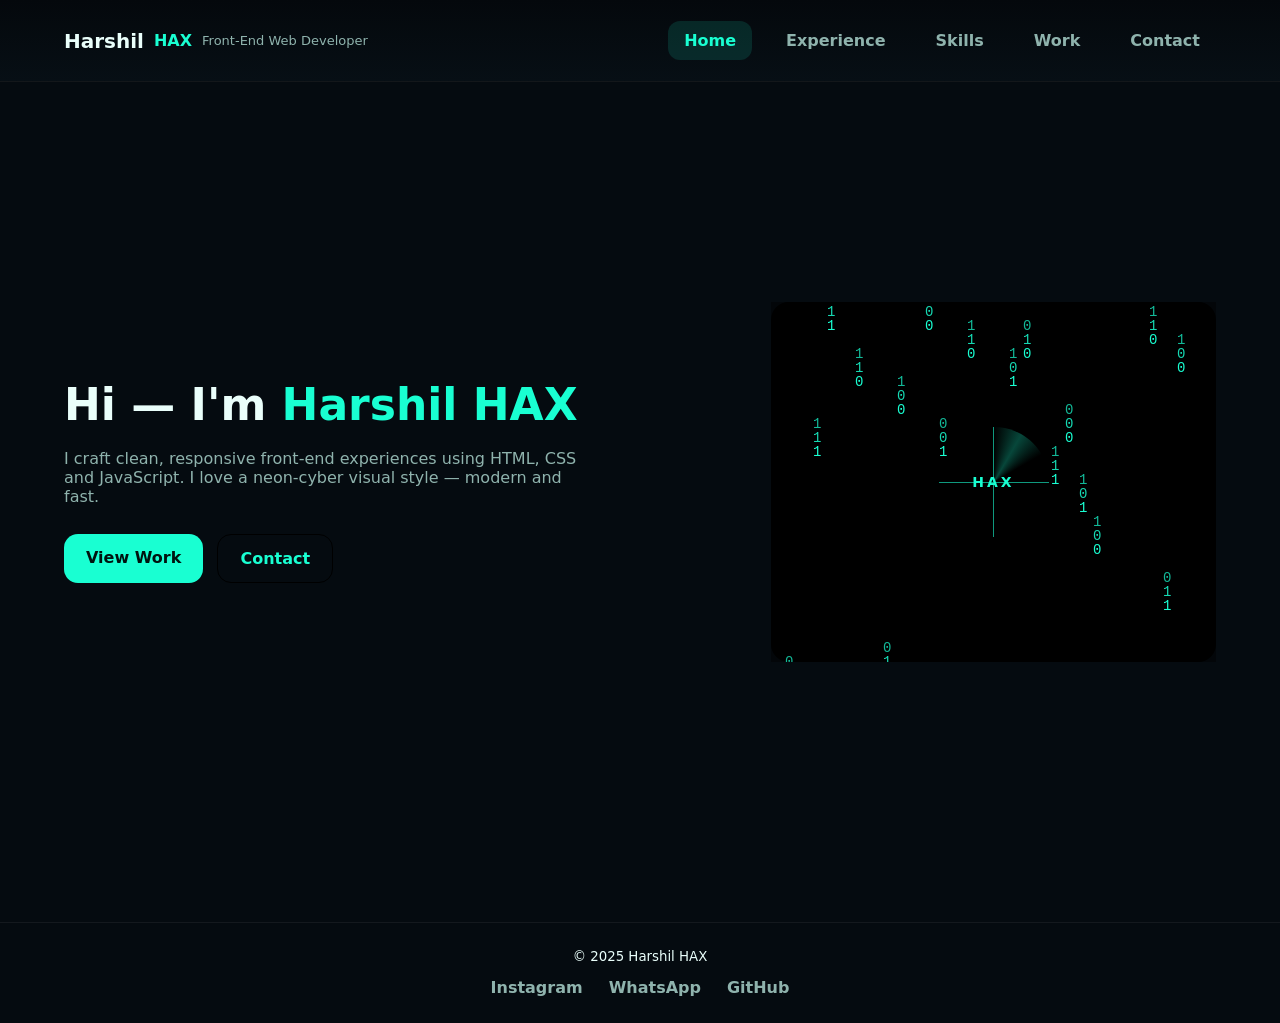
<file: index.html>
<!DOCTYPE html>
<html lang="en">
<head>
  <meta charset="UTF-8" />
  <meta name="viewport" content="width=device-width, initial-scale=1.0" />
  <title>Harshil HAX | Front-End Web Developer</title>

  <!-- CSS -->
  <link rel="stylesheet" href="css/style.css" />


</head>
<body>

  <!-- ================= NAVBAR ================= -->
  <header class="navbar">
    <div class="nav-inner">
      <div class="brand">
        <h1>Harshil</h1>
        <span>HAX</span>
        <small>Front-End Web Developer</small>
      </div>

      <nav class="nav-links">
        <a href="index.html" class="active">Home</a>
        <a href="experience.html">Experience</a>
        <a href="skills.html">Skills</a>
        <a href="work.html">Work</a>
        <a href="contact.html">Contact</a>
      </nav>

      <button class="menu-btn">☰</button>
    </div>
  </header>

  <!-- ================= MOBILE MENU ================= -->
  <div class="mobile-menu">
    <a href="index.html">Home</a>
    <a href="experience.html">Experience</a>
    <a href="skills.html">Skills</a>
    <a href="work.html">Work</a>
    <a href="contact.html">Contact</a>
  </div>

  <!-- ================= HERO ================= -->
  <main class="container">
    <section class="hero">
      <!-- LEFT -->
      <div>
        <h2>Hi — I'm <span>Harshil HAX</span></h2>

        <p>
          I craft clean, responsive front-end experiences using HTML, CSS and
          JavaScript. I love a neon-cyber visual style — modern and fast.
        </p>

        <div class="btns">
          <a href="work.html" class="btn primary">View Work</a>
          <a href="contact.html" class="btn outline">Contact</a>
        </div>
      </div>

      <!-- RIGHT -->
      <div class="matrix-box">
        <!-- Matrix animation is drawn by JS -->

        <!-- HAX SIGNATURE -->
        <div class="hax-scan">
  <span>HAX</span>
</div>



      </div>
    </section>
  </main>

  <!-- ================= FOOTER ================= -->
  <footer class="site-footer">
    <div class="footer-content">
      <small>© 2025 Harshil HAX</small>

      <div class="footer-links">
        <a href="https://www.instagram.com/hax.dev07?igsh=OXBxM2JubGMyOWht" target="_blank">Instagram</a>
      <a href="https://whatsapp.com/channel/0029Vb6aNp13bbV2AABXIw25" target="_blank">WhatsApp</a>
      <a href="https://github.com/haxdev07" target="_blank">GitHub</a>
      </div>
    </div>
  </footer>

  <!-- JS -->
  <script src="js/script.js"></script>
</body>
</html>
</file>
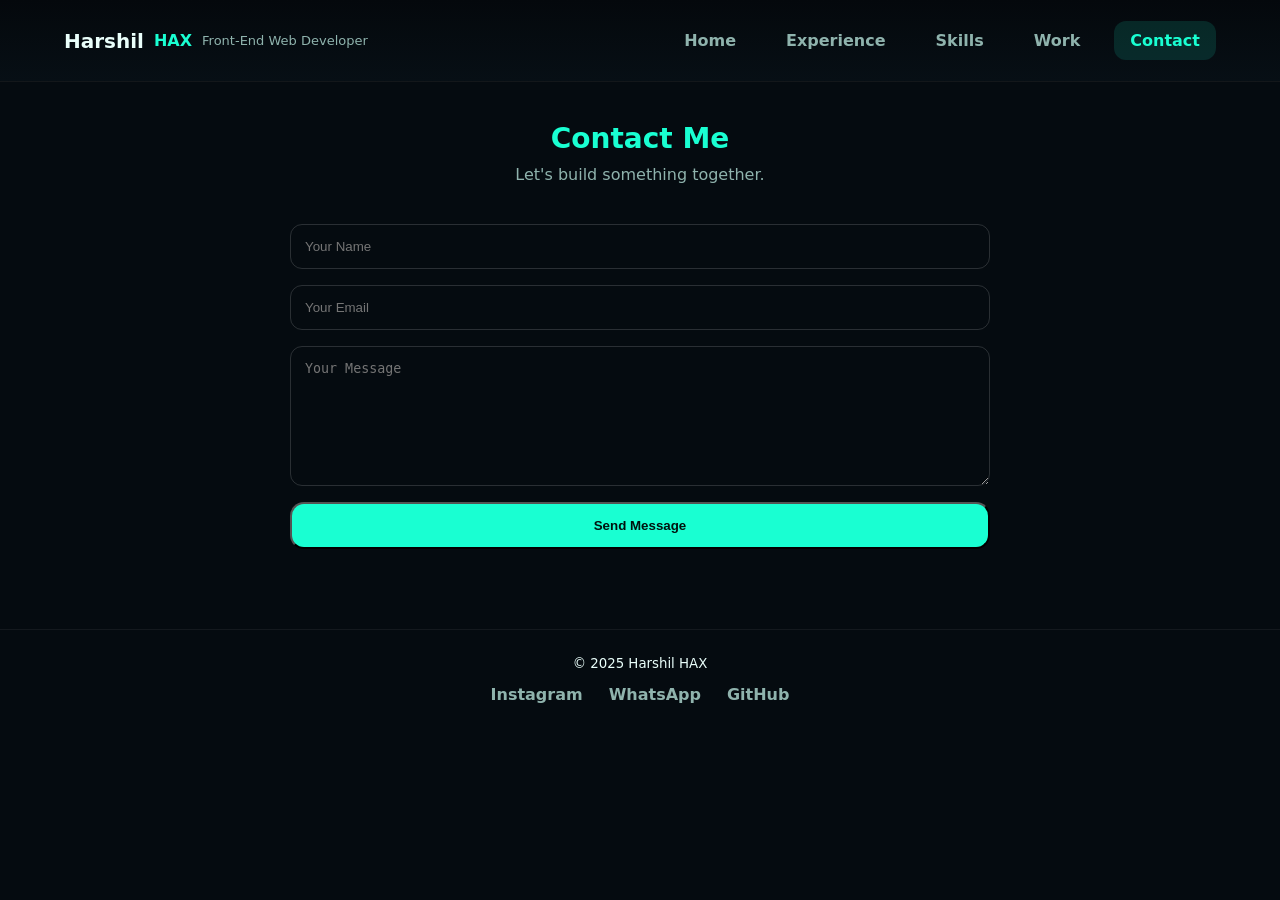
<file: contact.html>
<!DOCTYPE html>
<html lang="en">
<head>
<meta charset="UTF-8">
<meta name="viewport" content="width=device-width,initial-scale=1">
<title>Contact | Harshil HAX</title>
<link rel="stylesheet" href="css/style.css">
</head>
<body>

<header class="navbar">
  <div class="nav-inner">
    <div class="brand">
      <h1>Harshil</h1><span>HAX</span>
      <small>Front-End Web Developer</small>
    </div>
    <nav class="nav-links">
      <a href="index.html">Home</a>
      <a href="experience.html">Experience</a>
      <a href="skills.html">Skills</a>
      <a href="work.html">Work</a>
      <a href="contact.html" class="active">Contact</a>
    </nav>
    <button class="menu-btn">☰</button>
  </div>
</header>

<div class="mobile-menu">
  <a href="index.html">Home</a>
  <a href="experience.html">Experience</a>
  <a href="skills.html">Skills</a>
  <a href="work.html">Work</a>
  <a href="contact.html">Contact</a>
</div>

<main class="container">
  <h2 class="section-title">Contact Me</h2>
  <p class="section-desc">Let's build something together.</p>

  <div id="form-message" style="display:none;max-width:700px;margin:0 auto 20px;padding:14px 20px;border-radius:12px;font-weight:600;text-align:center;"></div>

  <form id="contact-form">
    <input type="text" name="name" placeholder="Your Name" required>
    <input type="email" name="email" placeholder="Your Email" required>
    <textarea name="message" placeholder="Your Message" required></textarea>
    <button class="btn primary" type="submit">Send Message</button>
  </form>
</main>

<footer class="site-footer">
  <div class="footer-content">
    <small>© 2025 Harshil HAX</small>
    <div class="footer-links">
      <a href="https://www.instagram.com/hax.dev07?igsh=OXBxM2JubGMyOWht" target="_blank">Instagram</a>
      <a href="https://whatsapp.com/channel/0029Vb6aNp13bbV2AABXIw25" target="_blank">WhatsApp</a>
      <a href="https://github.com/haxdev07" target="_blank">GitHub</a>
    </div>
  </div>
</footer>

<script src="js/script.js"></script>
<script>
document.getElementById('contact-form').addEventListener('submit', async function(e) {
  e.preventDefault();
  const formData = { name: this.name.value, email: this.email.value, message: this.message.value };
  const msgBox = document.getElementById('form-message');
  const btn = this.querySelector('button');
  btn.textContent = 'Sending...';
  btn.disabled = true;
  try {
    const res = await fetch('https://hax-portfolioo.onrender.com/submit', {
      method: 'POST',
      headers: { 'Content-Type': 'application/json' },
      body: JSON.stringify(formData)
    });
    const data = await res.json();
    if (data.success) {
      msgBox.style.display = 'block';
      msgBox.style.background = 'rgba(25,255,210,0.12)';
      msgBox.style.color = '#19ffd2';
      msgBox.style.border = '1px solid rgba(25,255,210,0.3)';
      msgBox.textContent = 'Message sent! I will get back to you soon.';
      this.reset();
    }
  } catch (err) {
    msgBox.style.display = 'block';
    msgBox.style.background = 'rgba(255,80,80,0.12)';
    msgBox.style.color = '#ff6b6b';
    msgBox.style.border = '1px solid rgba(255,80,80,0.3)';
    msgBox.textContent = 'Oops! Something went wrong. Please try again later or contact me on WhatsApp.';
  }
  btn.textContent = 'Send Message';
  btn.disabled = false;
});
</script>

</body>
</html>
</file>
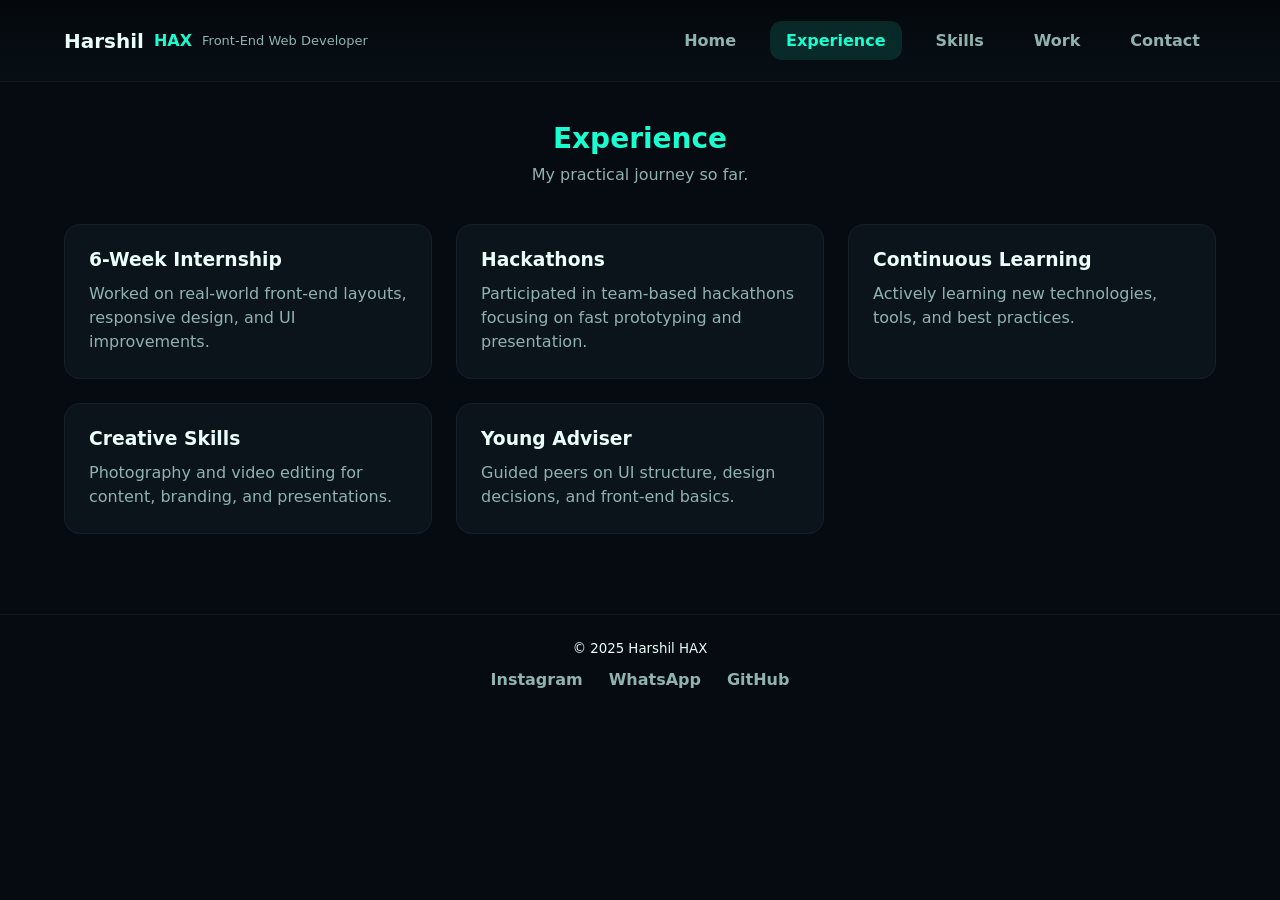
<file: experience.html>
<!DOCTYPE html>
<html lang="en">
<head>
<meta charset="UTF-8">
<meta name="viewport" content="width=device-width,initial-scale=1">
<title>Experience | Harshil HAX</title>
<link rel="stylesheet" href="css/style.css">



</head>
<body>

<header class="navbar">
  <div class="nav-inner">
    <div class="brand">
      <h1>Harshil</h1><span>HAX</span>
      <small>Front-End Web Developer</small>
    </div>

    <nav class="nav-links">
      <a href="index.html">Home</a>
      <a href="experience.html">Experience</a>
      <a href="skills.html">Skills</a>
      <a href="work.html">Work</a>
      <a href="contact.html">Contact</a>
    </nav>

    <button class="menu-btn">☰</button>
  </div>
</header>

<!-- MOBILE MENU -->
<div class="mobile-menu">
  <a href="index.html">Home</a>
  <a href="experience.html">Experience</a>
  <a href="skills.html">Skills</a>
  <a href="work.html">Work</a>
  <a href="contact.html">Contact</a>
</div>


<main class="container">
  <h2 class="section-title">Experience</h2>
  <p class="section-desc">My practical journey so far.</p>

  <div class="grid">
    <div class="card">
      <h3>6-Week Internship</h3>
      <p>Worked on real-world front-end layouts, responsive design, and UI improvements.</p>
    </div>
    <div class="card">
      <h3>Hackathons</h3>
      <p>Participated in team-based hackathons focusing on fast prototyping and presentation.</p>
    </div>
    <div class="card">
      <h3>Continuous Learning</h3>
      <p>Actively learning new technologies, tools, and best practices.</p>
    </div>
    <div class="card">
      <h3>Creative Skills</h3>
      <p>Photography and video editing for content, branding, and presentations.</p>
    </div>
    <div class="card">
      <h3>Young Adviser</h3>
      <p>Guided peers on UI structure, design decisions, and front-end basics.</p>
    </div>
  </div>
</main>

<footer class="site-footer">
  <div class="footer-content">
    <small>© 2025 Harshil HAX</small>

    <div class="footer-links">
      <a href="https://www.instagram.com/hax.dev07?igsh=OXBxM2JubGMyOWht" target="_blank">Instagram</a>
      <a href="https://whatsapp.com/channel/0029Vb6aNp13bbV2AABXIw25" target="_blank">WhatsApp</a>
      <a href="https://github.com/haxdev07" target="_blank">GitHub</a>
    </div>
  </div>
</footer>


<script src="js/script.js"></script>
</body>
</html>
</file>
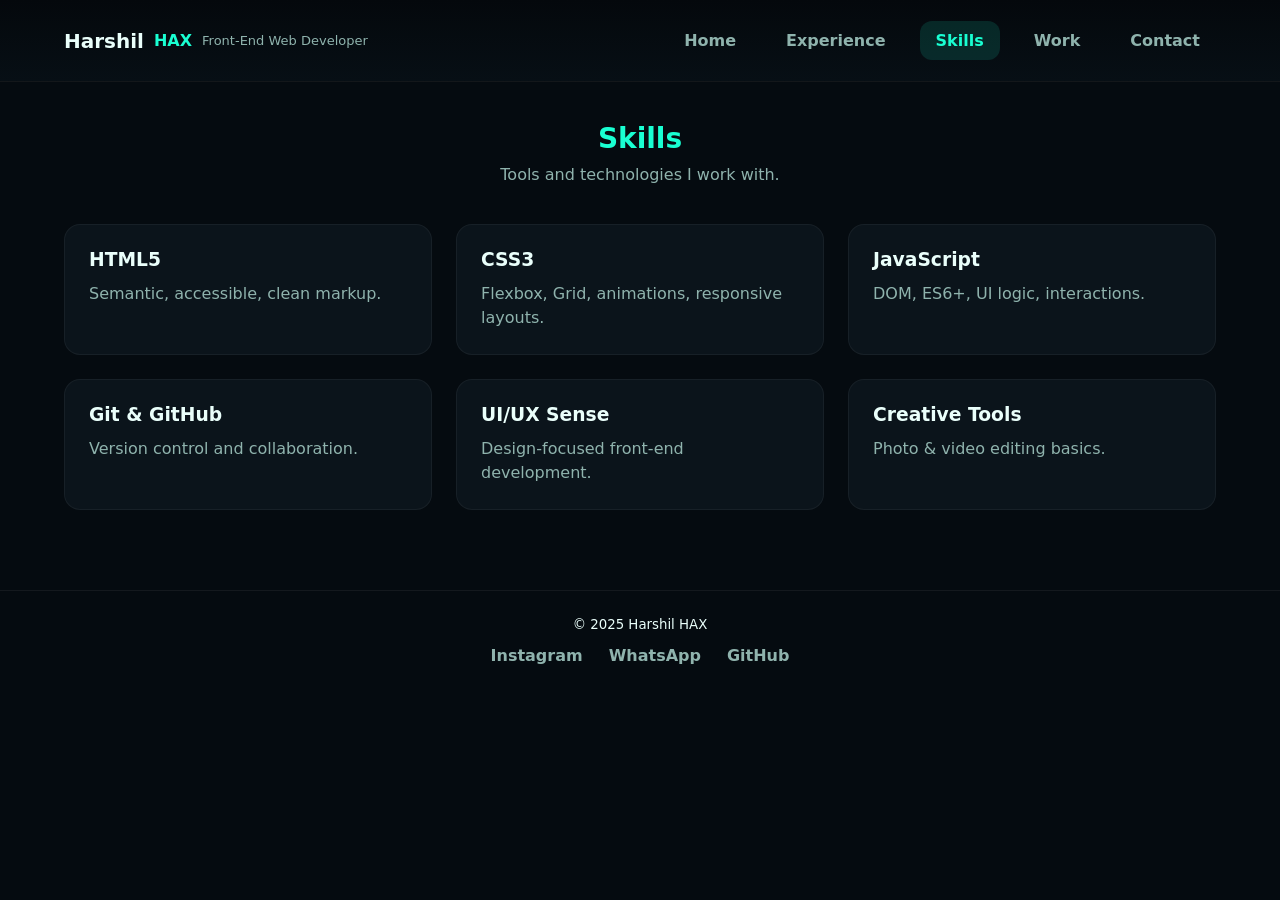
<file: skills.html>
<!DOCTYPE html>
<html lang="en">
<head>
<meta charset="UTF-8">
<meta name="viewport" content="width=device-width,initial-scale=1">
<title>Skills | Harshil HAX</title>
<link rel="stylesheet" href="css/style.css">

</head>
<body>

<header class="navbar">
  <div class="nav-inner">
    <div class="brand">
      <h1>Harshil</h1><span>HAX</span>
      <small>Front-End Web Developer</small>
    </div>

    <nav class="nav-links">
      <a href="index.html">Home</a>
      <a href="experience.html">Experience</a>
      <a href="skills.html">Skills</a>
      <a href="work.html">Work</a>
      <a href="contact.html">Contact</a>
    </nav>

    <button class="menu-btn">☰</button>
  </div>
</header>

<!-- MOBILE MENU -->
<div class="mobile-menu">
  <a href="index.html">Home</a>
  <a href="experience.html">Experience</a>
  <a href="skills.html">Skills</a>
  <a href="work.html">Work</a>
  <a href="contact.html">Contact</a>
</div>


<main class="container">
  <h2 class="section-title">Skills</h2>
  <p class="section-desc">Tools and technologies I work with.</p>

  <div class="grid">
    <div class="card"><h3>HTML5</h3><p>Semantic, accessible, clean markup.</p></div>
    <div class="card"><h3>CSS3</h3><p>Flexbox, Grid, animations, responsive layouts.</p></div>
    <div class="card"><h3>JavaScript</h3><p>DOM, ES6+, UI logic, interactions.</p></div>
    <div class="card"><h3>Git & GitHub</h3><p>Version control and collaboration.</p></div>
    <div class="card"><h3>UI/UX Sense</h3><p>Design-focused front-end development.</p></div>
    <div class="card"><h3>Creative Tools</h3><p>Photo & video editing basics.</p></div>
  </div>
</main>

<footer class="site-footer">
  <div class="footer-content">
    <small>© 2025 Harshil HAX</small>

    <div class="footer-links">
      <a href="https://www.instagram.com/hax.dev07?igsh=OXBxM2JubGMyOWht" target="_blank">Instagram</a>
      <a href="https://whatsapp.com/channel/0029Vb6aNp13bbV2AABXIw25" target="_blank">WhatsApp</a>
      <a href="https://github.com/haxdev07" target="_blank">GitHub</a>
    </div>
  </div>
</footer>



<script src="js/script.js"></script>
</body>
</html>
</file>
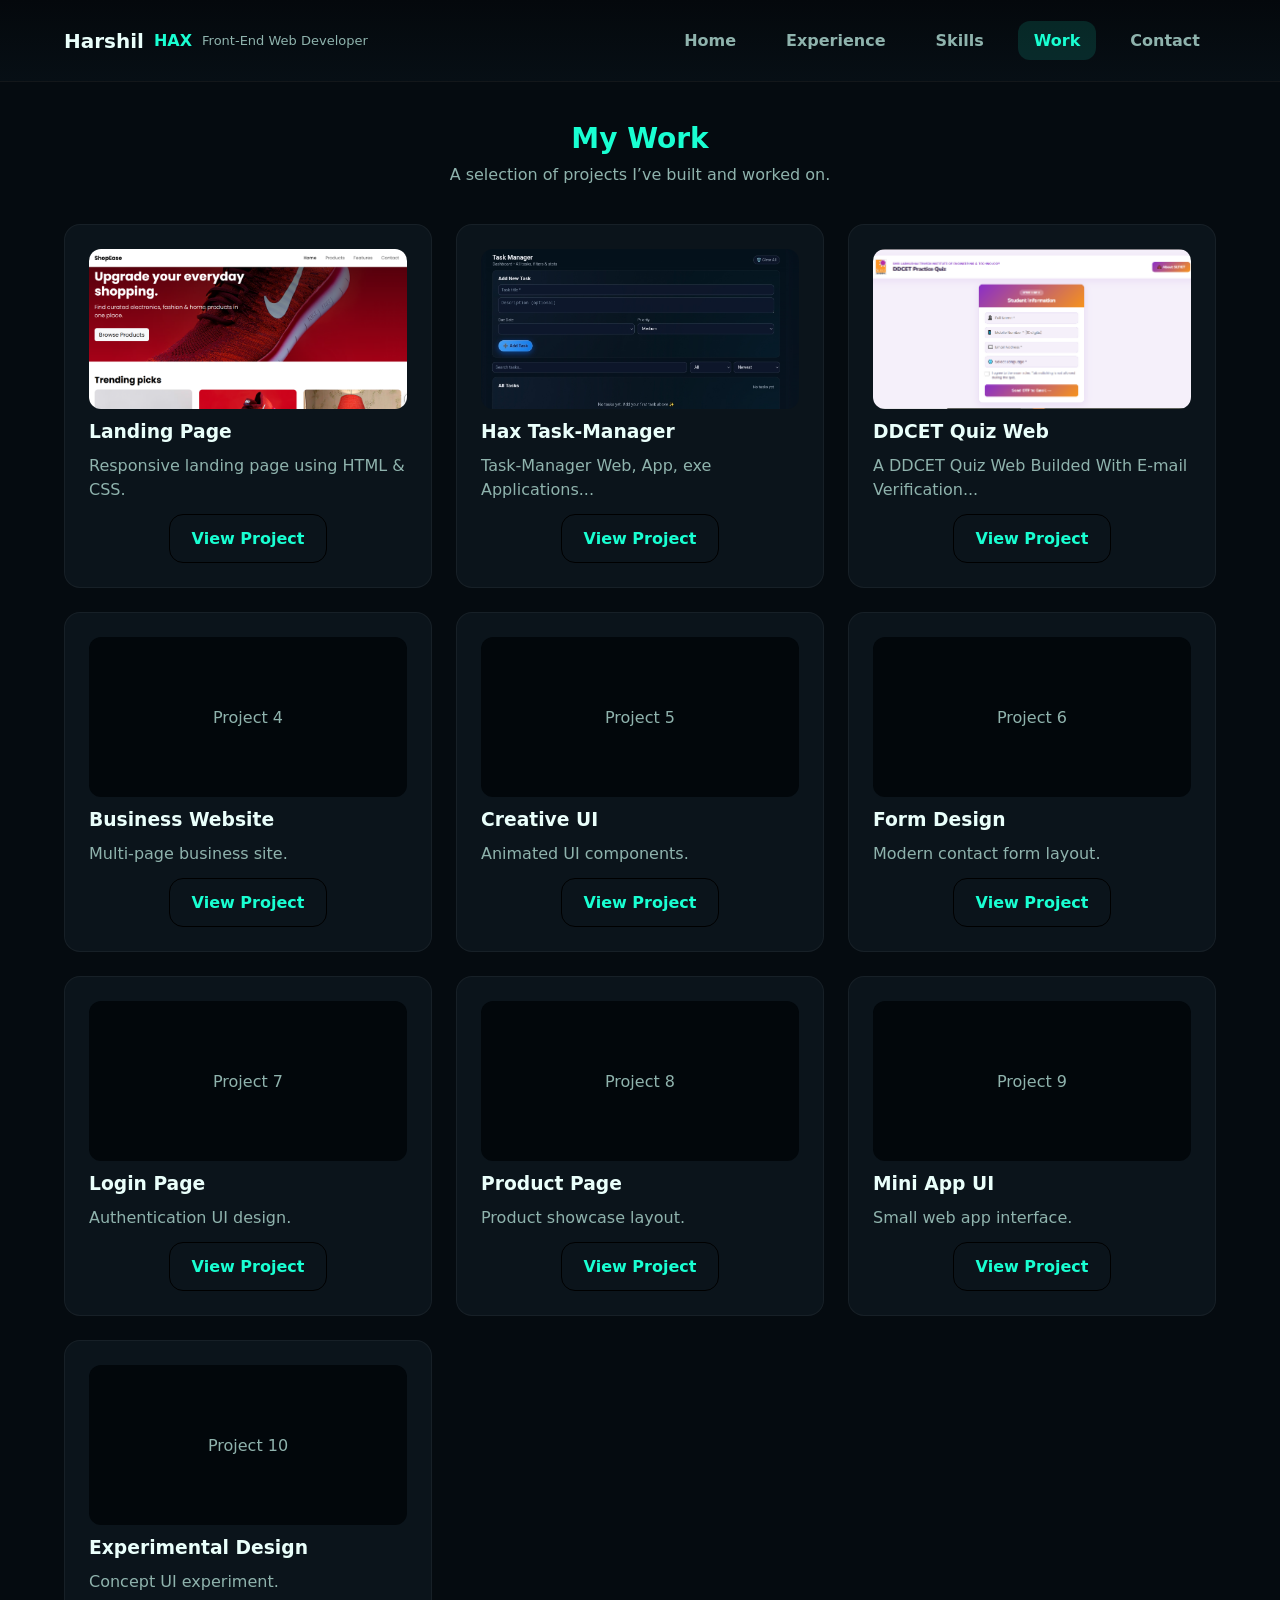
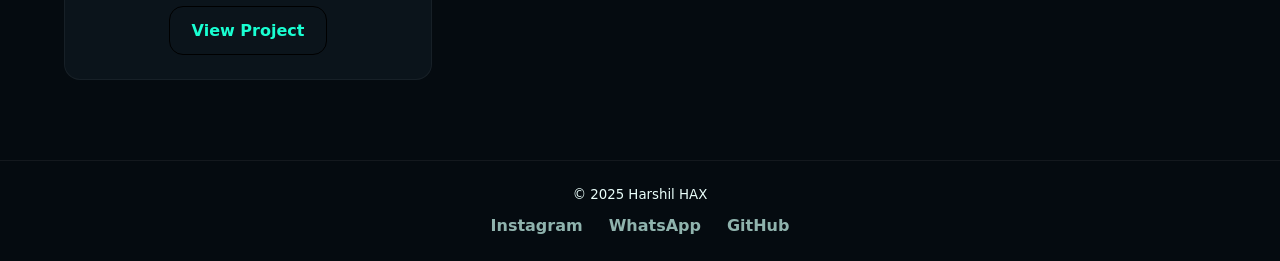
<file: work.html>
<!DOCTYPE html>
<html lang="en">
<head>
<meta charset="UTF-8">
<meta name="viewport" content="width=device-width,initial-scale=1">
<title>Work | Harshil HAX</title>
<link rel="stylesheet" href="css/style.css">
</head>
<body>

<!-- NAVBAR (same as all pages) -->
<header class="navbar">
  <div class="nav-inner">
    <div class="brand">
      <h1>Harshil</h1><span>HAX</span>
      <small>Front-End Web Developer</small>
    </div>

    <nav class="nav-links">
      <a href="index.html">Home</a>
      <a href="experience.html">Experience</a>
      <a href="skills.html">Skills</a>
      <a class="active" href="work.html">Work</a>
      <a href="contact.html">Contact</a>
    </nav>

    <button class="menu-btn">☰</button>
  </div>
</header>

<!-- MOBILE MENU -->
<div class="mobile-menu">
  <a href="index.html">Home</a>
  <a href="experience.html">Experience</a>
  <a href="skills.html">Skills</a>
  <a href="work.html">Work</a>
  <a href="contact.html">Contact</a>
</div>

<main class="container">
  <h2 class="section-title">My Work</h2>
  <p class="section-desc">A selection of projects I’ve built and worked on.</p>

  <div class="grid">

    <!-- PROJECT 1 -->
    <div class="card">
      <div class="card-img">
        <img src="assets/images/project-1.png" alt="Project 1">
      </div>
      <h3>Landing Page</h3>
      <p>Responsive landing page using HTML & CSS.</p>
      <a href="https://haxdev07.github.io/Landing-page/" class="btn outline" target="_blank">View Project</a>
    </div>

    <!-- PROJECT 2 -->
    <div class="card">
      <div class="card-img">
        <img src="assets/images/Project-2.jpg" alt="Project 2">
      </div>
      <h3>Hax Task-Manager</h3>
      <p>Task-Manager Web, App, exe Applications...</p>
      <a href="https://haxdev07.github.io/Hax-Task-Manager/" class="btn outline" target="_blank">View Project</a>
    </div>

    <!-- PROJECT 3 -->
    <div class="card">
      <div class="card-img">
        <img src="assets/images/project-3.png" alt="Project 3">
      </div>
      <h3>DDCET Quiz Web</h3>
      <p>A DDCET Quiz Web Builded With E-mail Verification...</p>
      <a href="https://ddcetquizexam.netlify.app/" class="btn outline" target="_blank">View Project</a>
    </div>

    <!-- PROJECT 4 -->
    <div class="card">
      <div class="card-img">Project 4</div>
      <h3>Business Website</h3>
      <p>Multi-page business site.</p>
      <a href="#" class="btn outline" target="_blank">View Project</a>
    </div>

    <!-- PROJECT 5 -->
    <div class="card">
      <div class="card-img">Project 5</div>
      <h3>Creative UI</h3>
      <p>Animated UI components.</p>
      <a href="#" class="btn outline" target="_blank">View Project</a>
    </div>

    <!-- PROJECT 6 -->
    <div class="card">
      <div class="card-img">Project 6</div>
      <h3>Form Design</h3>
      <p>Modern contact form layout.</p>
      <a href="#" class="btn outline" target="_blank">View Project</a>
    </div>

    <!-- PROJECT 7 -->
    <div class="card">
      <div class="card-img">Project 7</div>
      <h3>Login Page</h3>
      <p>Authentication UI design.</p>
      <a href="#" class="btn outline" target="_blank">View Project</a>
    </div>

    <!-- PROJECT 8 -->
    <div class="card">
      <div class="card-img">Project 8</div>
      <h3>Product Page</h3>
      <p>Product showcase layout.</p>
      <a href="#" class="btn outline" target="_blank">View Project</a>
    </div>

    <!-- PROJECT 9 -->
    <div class="card">
      <div class="card-img">Project 9</div>
      <h3>Mini App UI</h3>
      <p>Small web app interface.</p>
      <a href="#" class="btn outline" target="_blank">View Project</a>
    </div>

    <!-- PROJECT 10 -->
    <div class="card">
      <div class="card-img">Project 10</div>
      <h3>Experimental Design</h3>
      <p>Concept UI experiment.</p>
      <a href="#" class="btn outline" target="_blank">View Project</a>
    </div>

  </div>
</main>

<footer class="site-footer">
  <div class="footer-content">
    <small>© 2025 Harshil HAX</small>

    <div class="footer-links">
      <a href="https://www.instagram.com/hax.dev07?igsh=OXBxM2JubGMyOWht" target="_blank">Instagram</a>
      <a href="https://whatsapp.com/channel/0029Vb6aNp13bbV2AABXIw25" target="_blank">WhatsApp</a>
      <a href="https://github.com/haxdev07" target="_blank">GitHub</a>
    </div>
  </div>
</footer>



<script src="js/script.js"></script>
</body>
</html>
</file>
<file: css/style.css>
/* =====================================================
   ROOT VARIABLES
===================================================== */
:root{
  --bg:#050b10;
  --panel:#0b141b;
  --text:#eafffb;
  --muted:#8fb3ad;
  --neon:#19ffd2;

  --radius:16px;
  --nav-h:82px;
  --max:1200px;
}

/* =====================================================
   RESET
===================================================== */
*{
  margin:0;
  padding:0;
  box-sizing:border-box;
}

html,body{
  font-family:Inter,system-ui,Segoe UI,Roboto,Arial;
  background:var(--bg);
  color:var(--text);
  scroll-behavior:smooth;
}

body{
  padding-top:var(--nav-h);
}

a{
  text-decoration:none;
  color:inherit;
}

/* =====================================================
   CONTAINER
===================================================== */
.container{
  max-width:var(--max);
  margin:0 auto;
  padding:40px 24px;
}

/* =====================================================
   NAVBAR
===================================================== */
.navbar{
  position:fixed;
  top:0;
  left:0;
  right:0;
  height:var(--nav-h);
  background:linear-gradient(to bottom,#04080c,#070f15);
  border-bottom:1px solid rgba(255,255,255,.06);
  z-index:999;
}

.nav-inner{
  max-width:var(--max);
  height:100%;
  margin:0 auto;
  padding:0 24px;
  display:flex;
  align-items:center;
  justify-content:space-between;
}

.brand{
  display:flex;
  align-items:center;
  gap:10px;
  white-space:nowrap;
}

.brand h1{
  font-size:20px;
  font-weight:800;
}

.brand span{
  color:var(--neon);
  font-weight:900;
}

.brand small{
  font-size:13px;
  color:var(--muted);
}

.nav-links{
  display:flex;
  gap:18px;
}

.nav-links a{
  padding:10px 16px;
  border-radius:12px;
  font-weight:600;
  color:var(--muted);
  transition:.25s ease;
}

.nav-links a:hover,
.nav-links a.active{
  background:rgba(25,255,210,.12);
  color:var(--neon);
}

.menu-btn{
  display:none;
  font-size:24px;
  background:none;
  border:none;
  color:var(--neon);
  cursor:pointer;
}

/* =====================================================
   MOBILE MENU
===================================================== */
.mobile-menu{
  position:fixed;
  inset:0;
  background:var(--bg);
  display:none;
  flex-direction:column;
  align-items:center;
  justify-content:center;
  gap:26px;
  z-index:998;
}

.mobile-menu.active{
  display:flex;
}

.mobile-menu a{
  font-size:22px;
  font-weight:700;
}

.mobile-menu a:hover{
  color:var(--neon);
}

/* =====================================================
   HERO
===================================================== */
.hero{
  display:grid;
  grid-template-columns:1.2fr .8fr;
  gap:40px;
  align-items:center;
  min-height:80vh;
}

.hero h2{
  font-size:44px;
  line-height:1.1;
}

.hero h2 span{
  color:var(--neon);
}

.hero p{
  color:var(--muted);
  margin:20px 0 28px;
  max-width:520px;
}

.btns{
  display:flex;
  gap:14px;
  flex-wrap:wrap;
}

.btn{
  padding:14px 22px;
  border-radius:14px;
  font-weight:700;
  cursor:pointer;
}

.btn.primary{
  background:var(--neon);
  color:#00130f;
}

.btn.outline{
  border:1px solid rgb(0, 0, 0);
  color:var(--neon);
}

/* =====================================================
   MATRIX BOX
===================================================== */
.matrix-box{
  position:relative;
  background:#000000;
  border-radius:18px;
  overflow:visible; /* IMPORTANT: allows HAX outline */
  height:360px;
}

/* =====================================================
   HAX SIGNATURE — CYBER RADAR SCAN (VISIBLE ANIMATION)
===================================================== */
.hax-scan{
  position:absolute;
  top:50%;
  left:50%;
  transform:translate(-50%, -50%);
  width:110px;
  height:110px;
  display:flex;
  align-items:center;
  justify-content:center;
  z-index:10;
}

/* HAX text */
.hax-scan span{
  position:relative;
  z-index:3;
  font-weight:900;
  font-size:14px;
  letter-spacing:3px;
  color:var(--neon);
}

/* Crosshair */
.hax-scan::before{
  content:"";
  position:absolute;
  inset:0;
  background:
    linear-gradient(var(--neon), var(--neon)) center/1px 100% no-repeat,
    linear-gradient(var(--neon), var(--neon)) center/100% 1px no-repeat;
  opacity:0.6;
}

/* Radar sweep line */
.hax-scan::after{
  content:"";
  position:absolute;
  inset:0;
  border-radius:50%;
  background:
    conic-gradient(
      from 0deg,
      rgba(25,255,210,.0),
      rgba(25,255,210,.35),
      rgba(25,255,210,.0) 60deg
    );
  animation:radarSpin 4s linear infinite;
  opacity:0.8;
}

/* Radar rotation */
@keyframes radarSpin{
  from{transform:rotate(0deg)}
  to{transform:rotate(360deg)}
}


/* =====================================================
   SECTIONS
===================================================== */
.section-title{
  text-align:center;
  font-size:28px;
  color:var(--neon);
  margin-bottom:10px;
}

.section-desc{
  text-align:center;
  color:var(--muted);
  margin-bottom:40px;
}

/* =====================================================
   GRID & CARDS
===================================================== */
.grid{
  display:grid;
  grid-template-columns:repeat(3,1fr);
  gap:24px;
}

.card{
  background:var(--panel);
  border-radius:var(--radius);
  padding:24px;
  border:1px solid rgba(255,255,255,.05);
  display:flex;
  flex-direction:column;
  gap:12px;
  transition:.3s ease;
}

.card:hover{
  transform:translateY(-6px);
}

.card-img{
  height:150px;
  border-radius:12px;
  background:#02070b;
  display:flex;
  align-items:center;
  justify-content:center;
  color:var(--muted);
}

.card p{
  color:var(--muted);
  line-height:1.5;
}

.card .btn{
  margin-top:auto;
  align-self:center;
}

/* =====================================================
   CONTACT FORM
===================================================== */
form{
  max-width:700px;
  margin:0 auto;
  display:grid;
  gap:16px;
}

input,textarea{
  background:transparent;
  border:1px solid rgba(255,255,255,.15);
  border-radius:12px;
  padding:14px;
  color:var(--text);
}

textarea{
  min-height:140px;
  resize:vertical;
}

/* =====================================================
   FOOTER (TEXT LINKS ONLY)
===================================================== */
.site-footer{
  width:100%;
  border-top:1px solid rgba(255,255,255,.06);
  margin-top:40px;
}

.footer-content{
  max-width:var(--max);
  margin:0 auto;
  padding:26px 24px;
  display:flex;
  flex-direction:column;
  align-items:center;
  gap:14px;
  text-align:center;
}

.footer-links{
  display:flex;
  gap:26px;
  flex-wrap:wrap;
}

.footer-links a{
  font-weight:600;
  color:var(--muted);
  transition:color .25s ease;
}

.footer-links a:hover{
  color:var(--neon);
}

/* =====================================================
   RESPONSIVE
===================================================== */
@media(max-width:900px){
  .hero{
    grid-template-columns:1fr;
  }

  .grid{
    grid-template-columns:1fr;
  }

  .nav-links{
    display:none;
  }

  .menu-btn{
    display:block;
  }
}

.card-img{
  height:160px;
  border-radius:12px;
  overflow:hidden;
  background:#02070b;
}

.card-img img{
  width:100%;
  height:100%;
  object-fit:cover;
  display:block;
}
</file>
